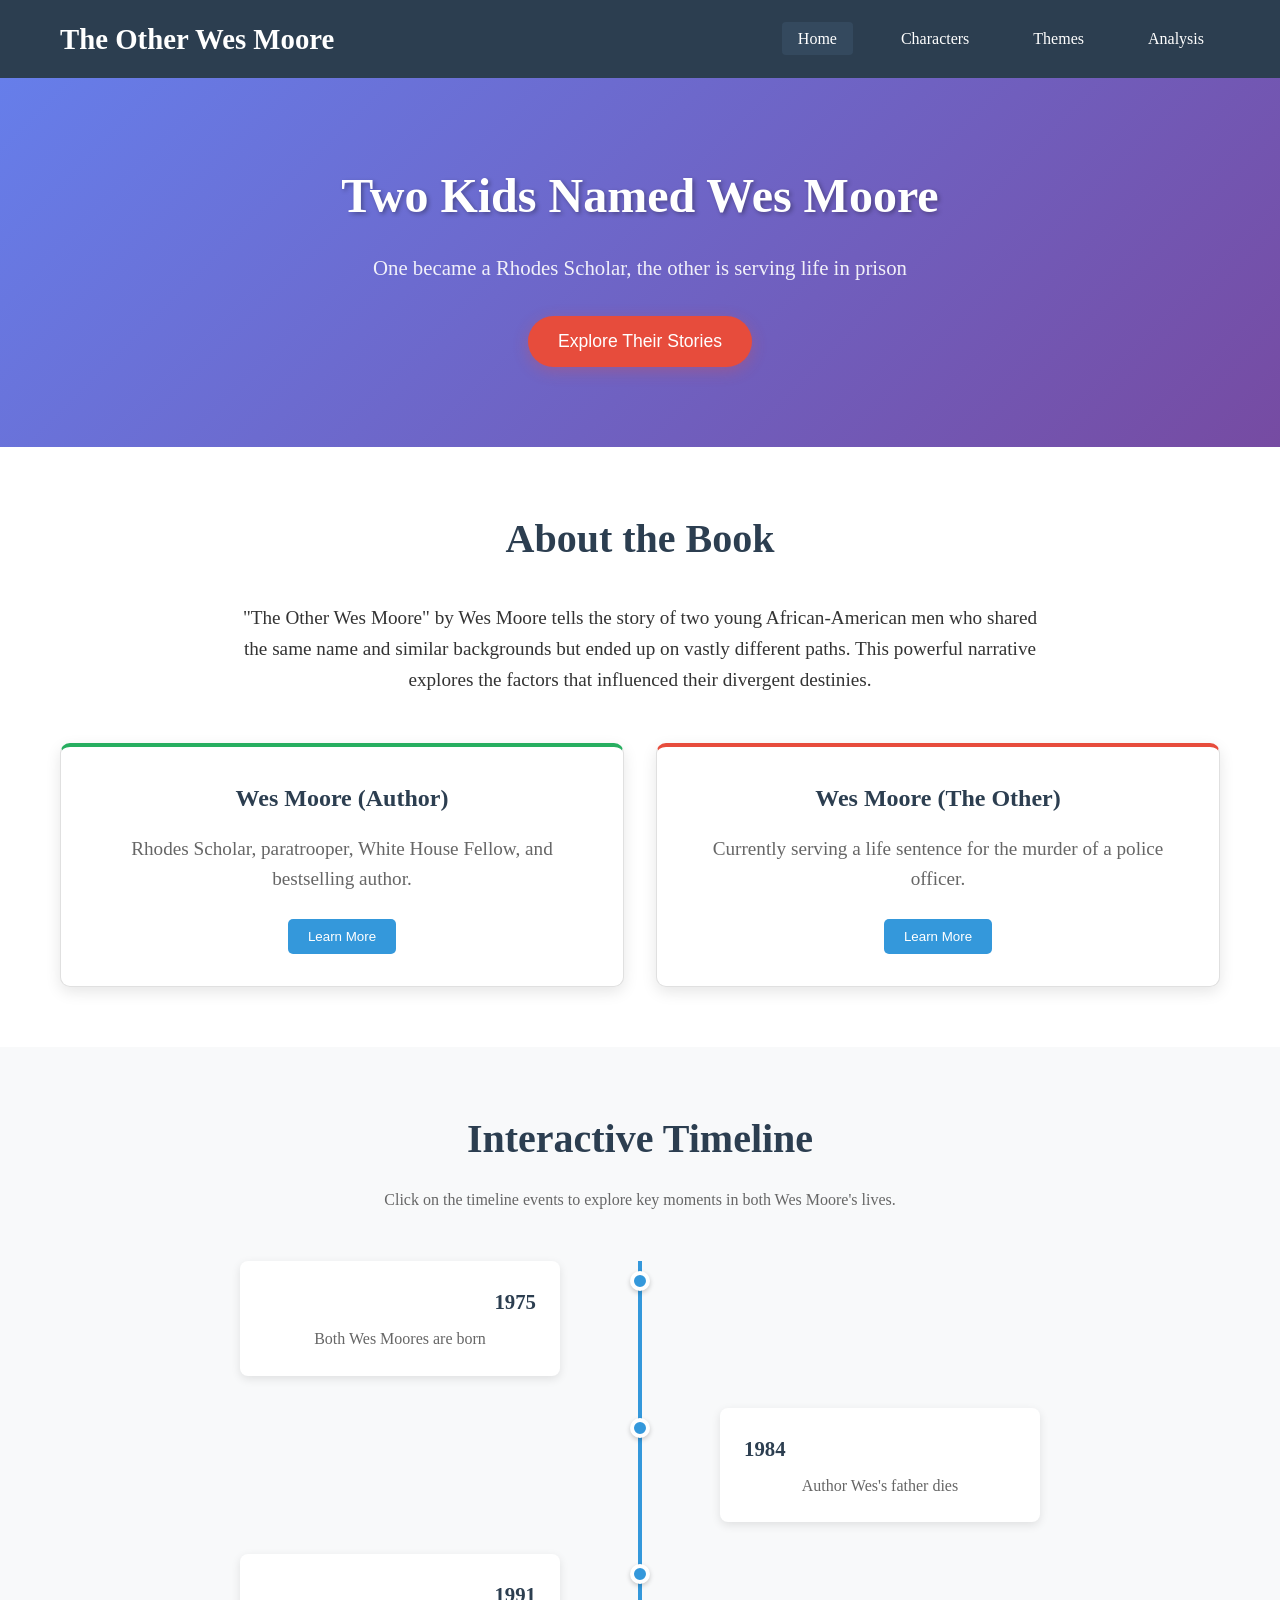
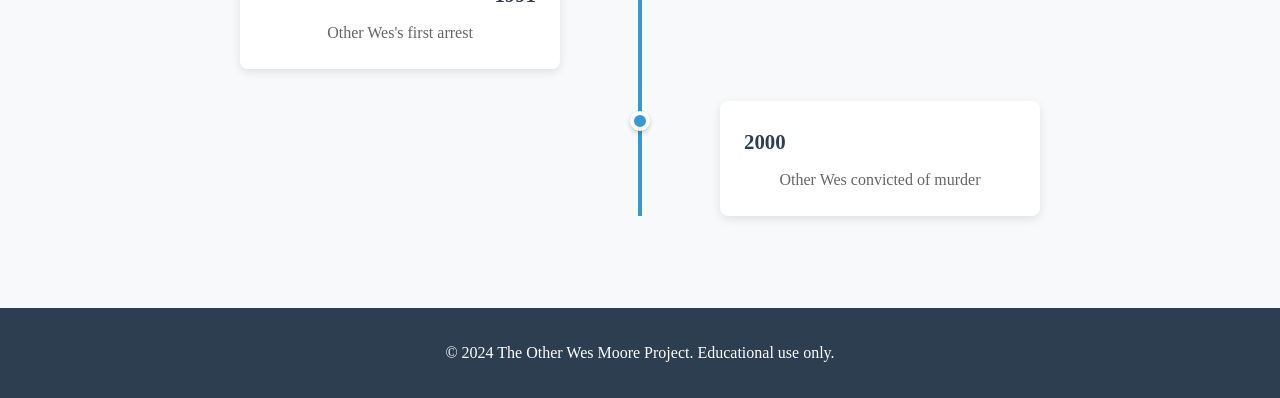
<file: index.html>
<!DOCTYPE html>
<html lang="en">
<head>
    <meta charset="UTF-8">
    <meta name="viewport" content="width=device-width, initial-scale=1.0">
    <title>The Other Wes Moore - A Tale of Two Lives</title>
    <link rel="stylesheet" href="styles.css">
</head>
<body>
    <header>
        <nav>
            <div class="nav-container">
                <h1>The Other Wes Moore</h1>
                <ul class="nav-menu">
                    <li><a href="index.html" class="active">Home</a></li>
                    <li><a href="characters.html">Characters</a></li>
                    <li><a href="themes.html">Themes</a></li>
                    <li><a href="analysis.html">Analysis</a></li>
                </ul>
            </div>
        </nav>
    </header>

    <main>
        <section class="hero">
            <div class="hero-content">
                <h2>Two Kids Named Wes Moore</h2>
                <p class="hero-subtitle">One became a Rhodes Scholar, the other is serving life in prison</p>
                <button id="explore-btn" class="cta-button">Explore Their Stories</button>
            </div>
        </section>

        <section class="introduction">
            <div class="container">
                <h3>About the Book</h3>
                <p>
                    "The Other Wes Moore" by Wes Moore tells the story of two young African-American men 
                    who shared the same name and similar backgrounds but ended up on vastly different paths. 
                    This powerful narrative explores the factors that influenced their divergent destinies.
                </p>
                
                <div class="story-cards">
                    <div class="card" data-character="author">
                        <h4>Wes Moore (Author)</h4>
                        <p>Rhodes Scholar, paratrooper, White House Fellow, and bestselling author.</p>
                        <button class="learn-more" data-target="author">Learn More</button>
                    </div>
                    
                    <div class="card" data-character="other">
                        <h4>Wes Moore (The Other)</h4>
                        <p>Currently serving a life sentence for the murder of a police officer.</p>
                        <button class="learn-more" data-target="other">Learn More</button>
                    </div>
                </div>
            </div>
        </section>

        <section class="interactive-timeline" id="timeline">
            <div class="container">
                <h3>Interactive Timeline</h3>
                <p>Click on the timeline events to explore key moments in both Wes Moore's lives.</p>
                <div class="timeline-container">
                    <div class="timeline-event" data-year="1975">
                        <div class="timeline-marker"></div>
                        <div class="timeline-content">
                            <h4>1975</h4>
                            <p>Both Wes Moores are born</p>
                        </div>
                    </div>
                    <div class="timeline-event" data-year="1984">
                        <div class="timeline-marker"></div>
                        <div class="timeline-content">
                            <h4>1984</h4>
                            <p>Author Wes's father dies</p>
                        </div>
                    </div>
                    <div class="timeline-event" data-year="1991">
                        <div class="timeline-marker"></div>
                        <div class="timeline-content">
                            <h4>1991</h4>
                            <p>Other Wes's first arrest</p>
                        </div>
                    </div>
                    <div class="timeline-event" data-year="2000">
                        <div class="timeline-marker"></div>
                        <div class="timeline-content">
                            <h4>2000</h4>
                            <p>Other Wes convicted of murder</p>
                        </div>
                    </div>
                </div>
            </div>
        </section>
    </main>

    <footer>
        <div class="container">
            <p>&copy; 2024 The Other Wes Moore Project. Educational use only.</p>
        </div>
    </footer>

    <script src="script.js"></script>
</body>
</html>
</file>
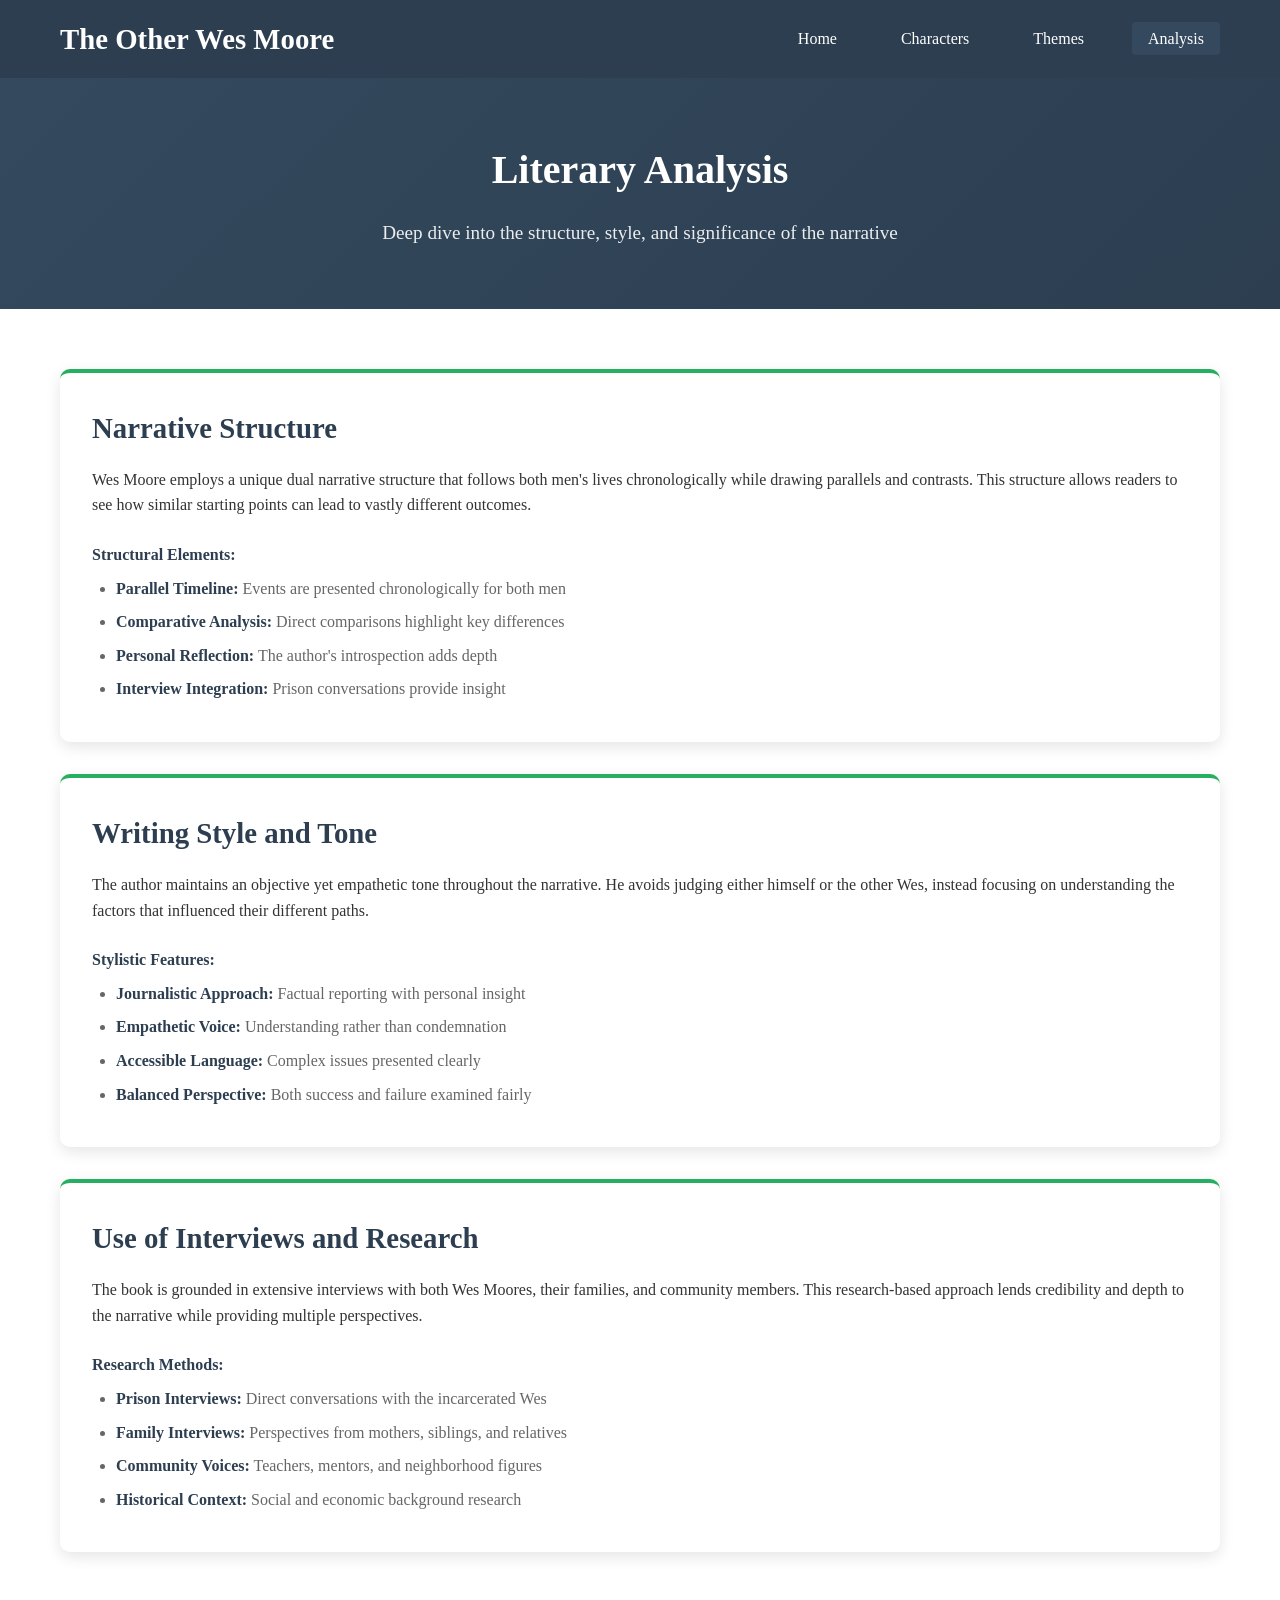
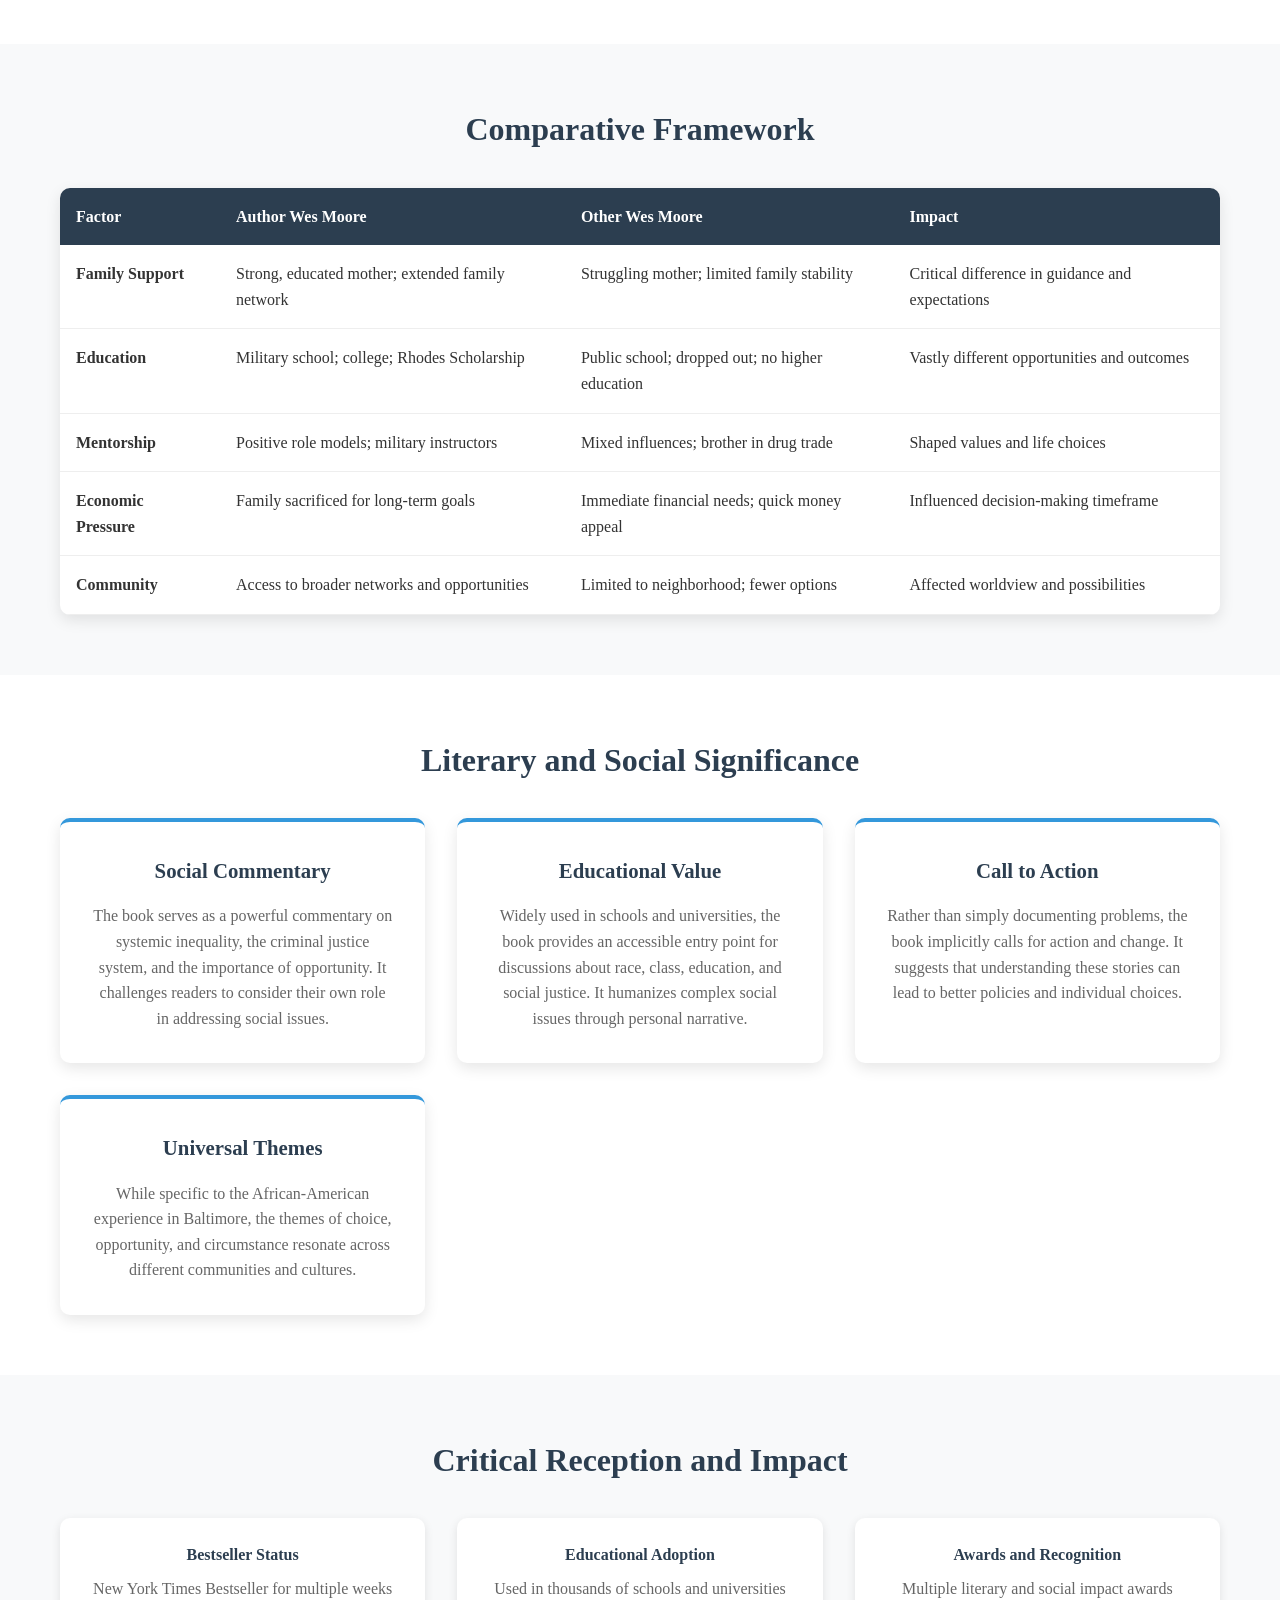
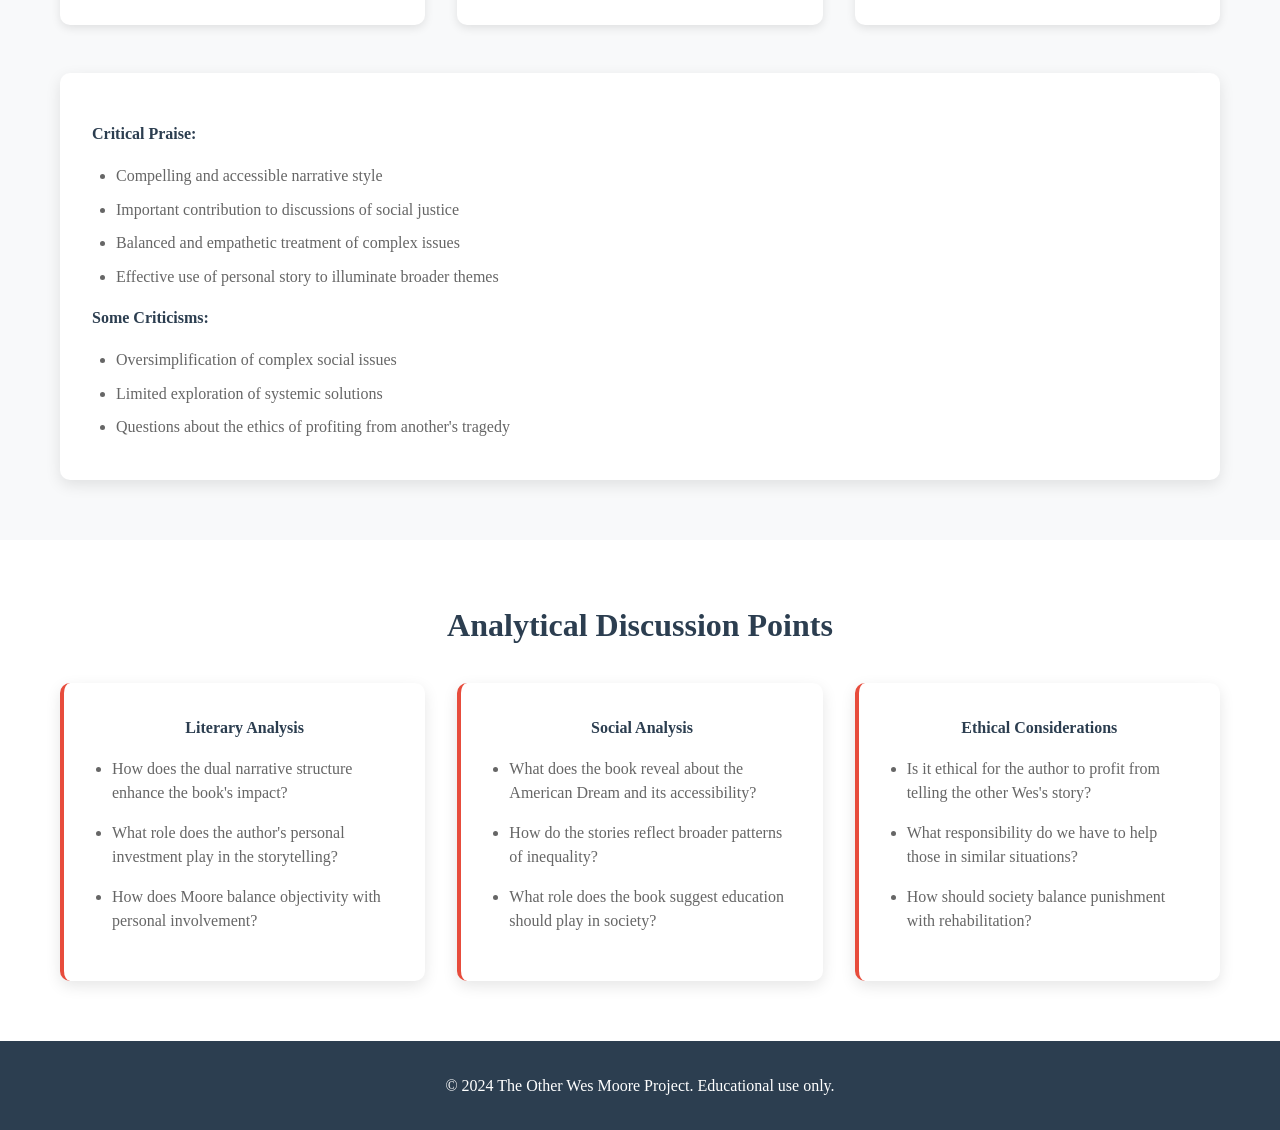
<file: analysis.html>
<!DOCTYPE html>
<html lang="en">
<head>
    <meta charset="UTF-8">
    <meta name="viewport" content="width=device-width, initial-scale=1.0">
    <title>Analysis - The Other Wes Moore</title>
    <link rel="stylesheet" href="styles.css">
</head>
<body>
    <header>
        <nav>
            <div class="nav-container">
                <h1>The Other Wes Moore</h1>
                <ul class="nav-menu">
                    <li><a href="index.html">Home</a></li>
                    <li><a href="characters.html">Characters</a></li>
                    <li><a href="themes.html">Themes</a></li>
                    <li><a href="analysis.html" class="active">Analysis</a></li>
                </ul>
            </div>
        </nav>
    </header>

    <main>
        <section class="page-header">
            <div class="container">
                <h2>Literary Analysis</h2>
                <p>Deep dive into the structure, style, and significance of the narrative</p>
            </div>
        </section>

        <section class="analysis-section">
            <div class="container">
                <div class="analysis-card">
                    <h3>Narrative Structure</h3>
                    <p>
                        Wes Moore employs a unique dual narrative structure that follows both men's 
                        lives chronologically while drawing parallels and contrasts. This structure 
                        allows readers to see how similar starting points can lead to vastly different outcomes.
                    </p>
                    
                    <h4>Structural Elements:</h4>
                    <ul>
                        <li><strong>Parallel Timeline:</strong> Events are presented chronologically for both men</li>
                        <li><strong>Comparative Analysis:</strong> Direct comparisons highlight key differences</li>
                        <li><strong>Personal Reflection:</strong> The author's introspection adds depth</li>
                        <li><strong>Interview Integration:</strong> Prison conversations provide insight</li>
                    </ul>
                </div>

                <div class="analysis-card">
                    <h3>Writing Style and Tone</h3>
                    <p>
                        The author maintains an objective yet empathetic tone throughout the narrative. 
                        He avoids judging either himself or the other Wes, instead focusing on 
                        understanding the factors that influenced their different paths.
                    </p>
                    
                    <h4>Stylistic Features:</h4>
                    <ul>
                        <li><strong>Journalistic Approach:</strong> Factual reporting with personal insight</li>
                        <li><strong>Empathetic Voice:</strong> Understanding rather than condemnation</li>
                        <li><strong>Accessible Language:</strong> Complex issues presented clearly</li>
                        <li><strong>Balanced Perspective:</strong> Both success and failure examined fairly</li>
                    </ul>
                </div>

                <div class="analysis-card">
                    <h3>Use of Interviews and Research</h3>
                    <p>
                        The book is grounded in extensive interviews with both Wes Moores, their families, 
                        and community members. This research-based approach lends credibility and depth 
                        to the narrative while providing multiple perspectives.
                    </p>
                    
                    <h4>Research Methods:</h4>
                    <ul>
                        <li><strong>Prison Interviews:</strong> Direct conversations with the incarcerated Wes</li>
                        <li><strong>Family Interviews:</strong> Perspectives from mothers, siblings, and relatives</li>
                        <li><strong>Community Voices:</strong> Teachers, mentors, and neighborhood figures</li>
                        <li><strong>Historical Context:</strong> Social and economic background research</li>
                    </ul>
                </div>
            </div>
        </section>

        <section class="comparative-analysis">
            <div class="container">
                <h3>Comparative Framework</h3>
                <div class="comparison-table">
                    <table>
                        <thead>
                            <tr>
                                <th>Factor</th>
                                <th>Author Wes Moore</th>
                                <th>Other Wes Moore</th>
                                <th>Impact</th>
                            </tr>
                        </thead>
                        <tbody>
                            <tr>
                                <td><strong>Family Support</strong></td>
                                <td>Strong, educated mother; extended family network</td>
                                <td>Struggling mother; limited family stability</td>
                                <td>Critical difference in guidance and expectations</td>
                            </tr>
                            <tr>
                                <td><strong>Education</strong></td>
                                <td>Military school; college; Rhodes Scholarship</td>
                                <td>Public school; dropped out; no higher education</td>
                                <td>Vastly different opportunities and outcomes</td>
                            </tr>
                            <tr>
                                <td><strong>Mentorship</strong></td>
                                <td>Positive role models; military instructors</td>
                                <td>Mixed influences; brother in drug trade</td>
                                <td>Shaped values and life choices</td>
                            </tr>
                            <tr>
                                <td><strong>Economic Pressure</strong></td>
                                <td>Family sacrificed for long-term goals</td>
                                <td>Immediate financial needs; quick money appeal</td>
                                <td>Influenced decision-making timeframe</td>
                            </tr>
                            <tr>
                                <td><strong>Community</strong></td>
                                <td>Access to broader networks and opportunities</td>
                                <td>Limited to neighborhood; fewer options</td>
                                <td>Affected worldview and possibilities</td>
                            </tr>
                        </tbody>
                    </table>
                </div>
            </div>
        </section>

        <section class="literary-significance">
            <div class="container">
                <h3>Literary and Social Significance</h3>
                
                <div class="significance-grid">
                    <div class="significance-item">
                        <h4>Social Commentary</h4>
                        <p>
                            The book serves as a powerful commentary on systemic inequality, 
                            the criminal justice system, and the importance of opportunity. 
                            It challenges readers to consider their own role in addressing social issues.
                        </p>
                    </div>
                    
                    <div class="significance-item">
                        <h4>Educational Value</h4>
                        <p>
                            Widely used in schools and universities, the book provides an accessible 
                            entry point for discussions about race, class, education, and social justice. 
                            It humanizes complex social issues through personal narrative.
                        </p>
                    </div>
                    
                    <div class="significance-item">
                        <h4>Call to Action</h4>
                        <p>
                            Rather than simply documenting problems, the book implicitly calls for 
                            action and change. It suggests that understanding these stories can 
                            lead to better policies and individual choices.
                        </p>
                    </div>
                    
                    <div class="significance-item">
                        <h4>Universal Themes</h4>
                        <p>
                            While specific to the African-American experience in Baltimore, 
                            the themes of choice, opportunity, and circumstance resonate 
                            across different communities and cultures.
                        </p>
                    </div>
                </div>
            </div>
        </section>

        <section class="critical-reception">
            <div class="container">
                <h3>Critical Reception and Impact</h3>
                
                <div class="reception-content">
                    <div class="reception-stats">
                        <div class="stat">
                            <h4>Bestseller Status</h4>
                            <p>New York Times Bestseller for multiple weeks</p>
                        </div>
                        <div class="stat">
                            <h4>Educational Adoption</h4>
                            <p>Used in thousands of schools and universities</p>
                        </div>
                        <div class="stat">
                            <h4>Awards and Recognition</h4>
                            <p>Multiple literary and social impact awards</p>
                        </div>
                    </div>
                    
                    <div class="critical-responses">
                        <h4>Critical Praise:</h4>
                        <ul>
                            <li>Compelling and accessible narrative style</li>
                            <li>Important contribution to discussions of social justice</li>
                            <li>Balanced and empathetic treatment of complex issues</li>
                            <li>Effective use of personal story to illuminate broader themes</li>
                        </ul>
                        
                        <h4>Some Criticisms:</h4>
                        <ul>
                            <li>Oversimplification of complex social issues</li>
                            <li>Limited exploration of systemic solutions</li>
                            <li>Questions about the ethics of profiting from another's tragedy</li>
                        </ul>
                    </div>
                </div>
            </div>
        </section>

        <section class="analytical-questions">
            <div class="container">
                <h3>Analytical Discussion Points</h3>
                
                <div class="questions-grid">
                    <div class="question-category">
                        <h4>Literary Analysis</h4>
                        <ul>
                            <li>How does the dual narrative structure enhance the book's impact?</li>
                            <li>What role does the author's personal investment play in the storytelling?</li>
                            <li>How does Moore balance objectivity with personal involvement?</li>
                        </ul>
                    </div>
                    
                    <div class="question-category">
                        <h4>Social Analysis</h4>
                        <ul>
                            <li>What does the book reveal about the American Dream and its accessibility?</li>
                            <li>How do the stories reflect broader patterns of inequality?</li>
                            <li>What role does the book suggest education should play in society?</li>
                        </ul>
                    </div>
                    
                    <div class="question-category">
                        <h4>Ethical Considerations</h4>
                        <ul>
                            <li>Is it ethical for the author to profit from telling the other Wes's story?</li>
                            <li>What responsibility do we have to help those in similar situations?</li>
                            <li>How should society balance punishment with rehabilitation?</li>
                        </ul>
                    </div>
                </div>
            </div>
        </section>
    </main>

    <footer>
        <div class="container">
            <p>&copy; 2024 The Other Wes Moore Project. Educational use only.</p>
        </div>
    </footer>

    <script src="script.js"></script>
</body>
</html>
</file>
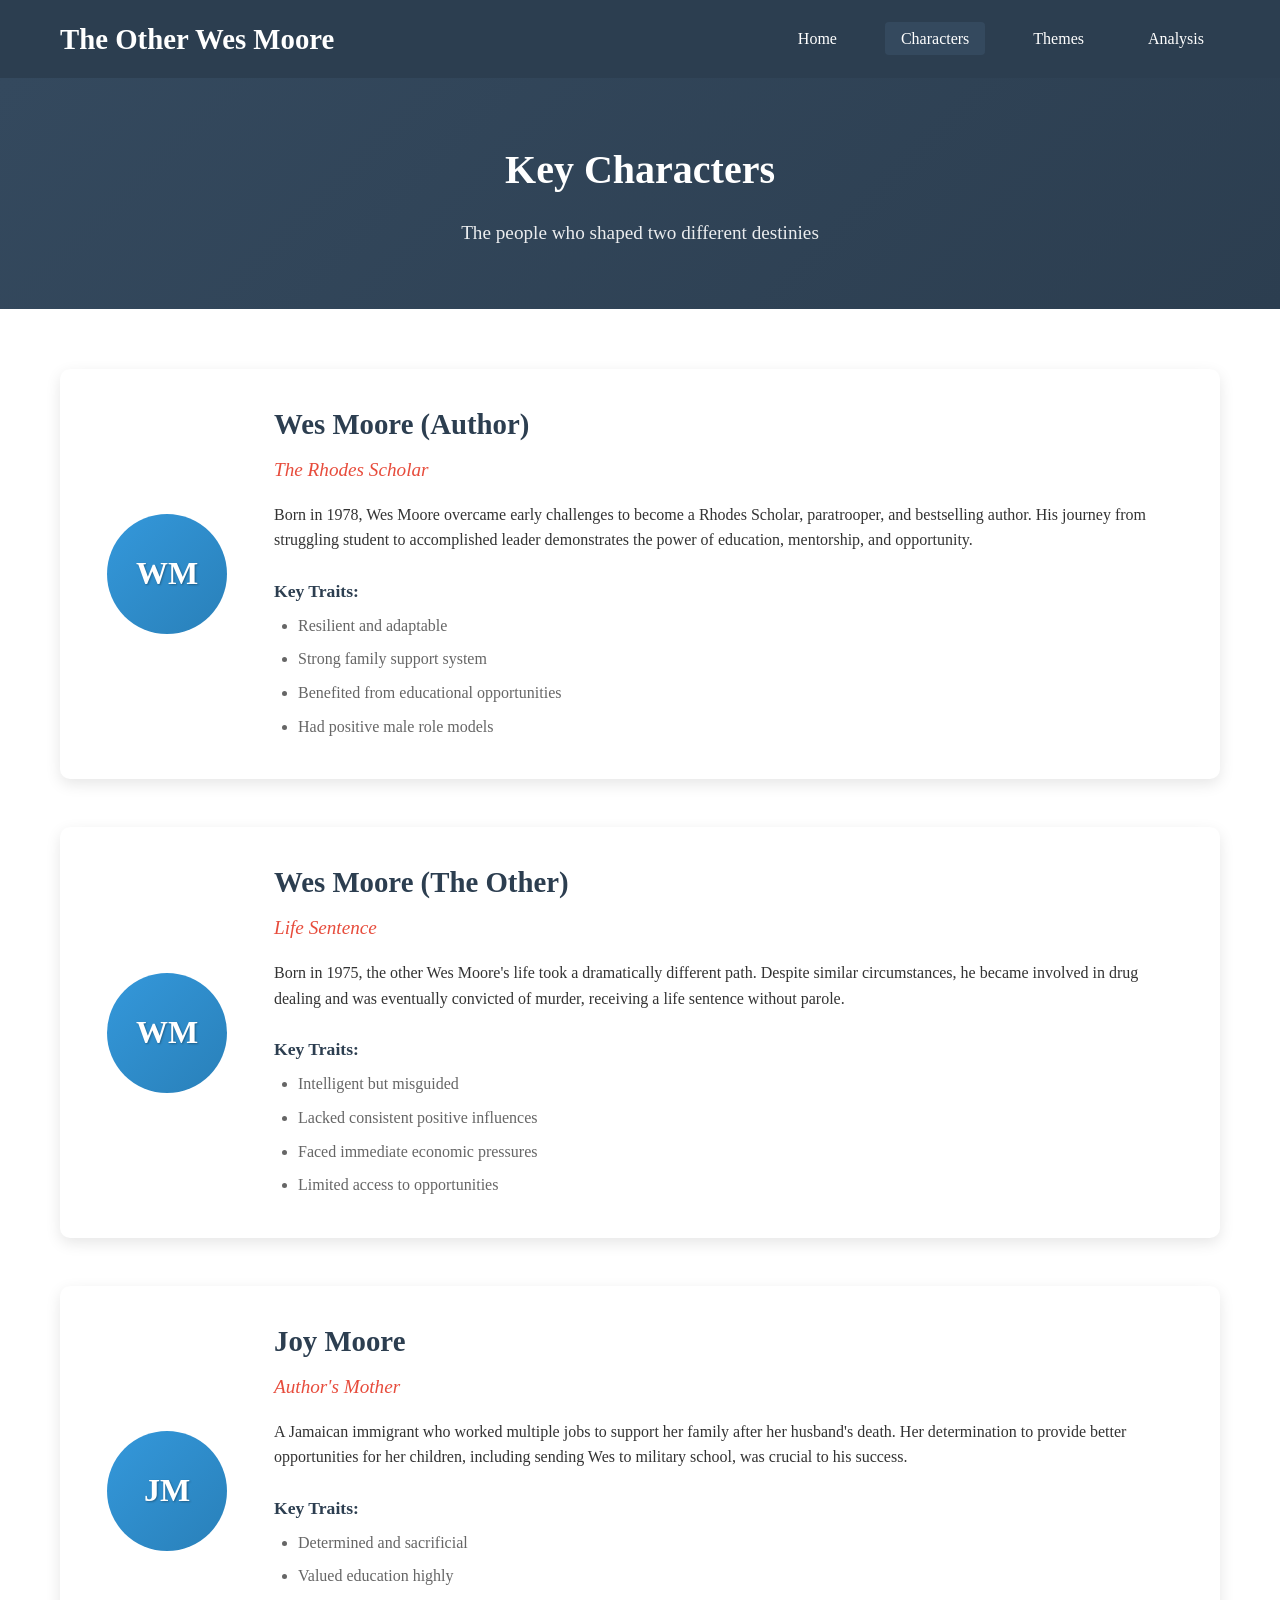
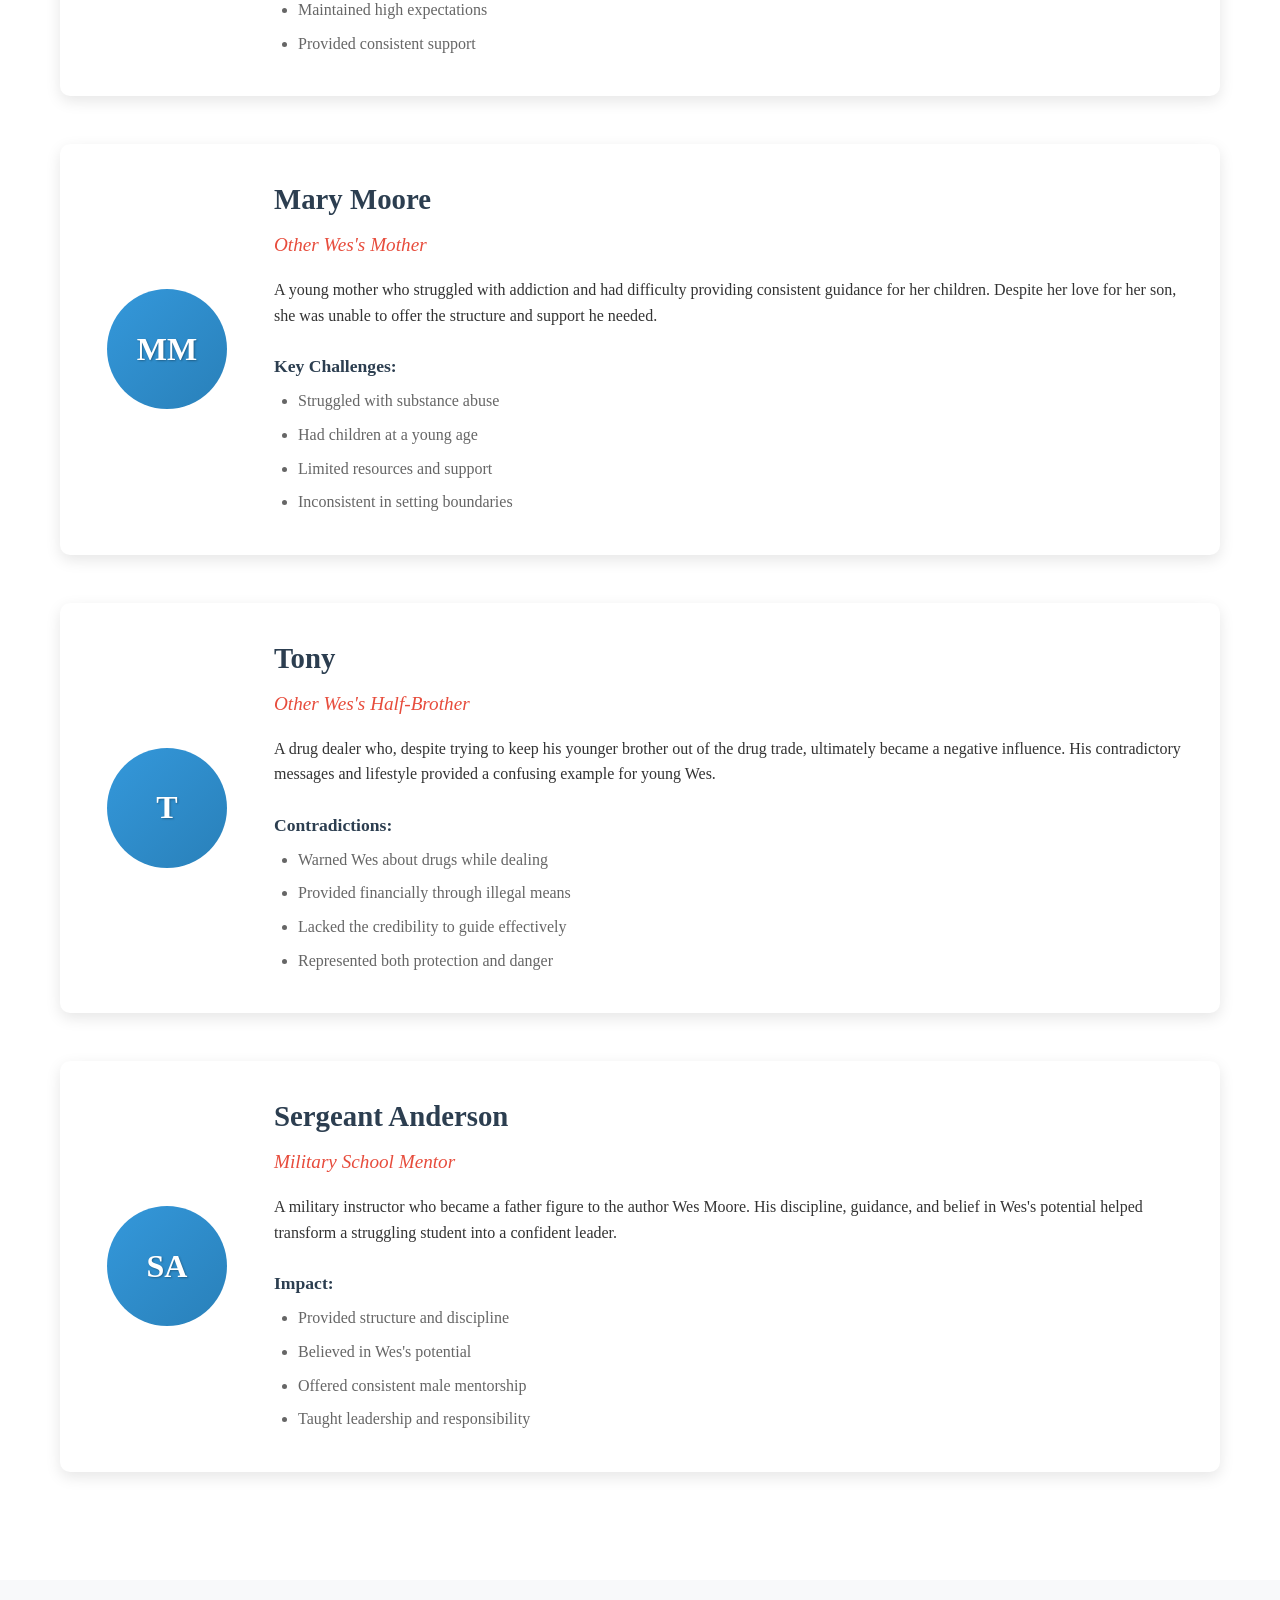
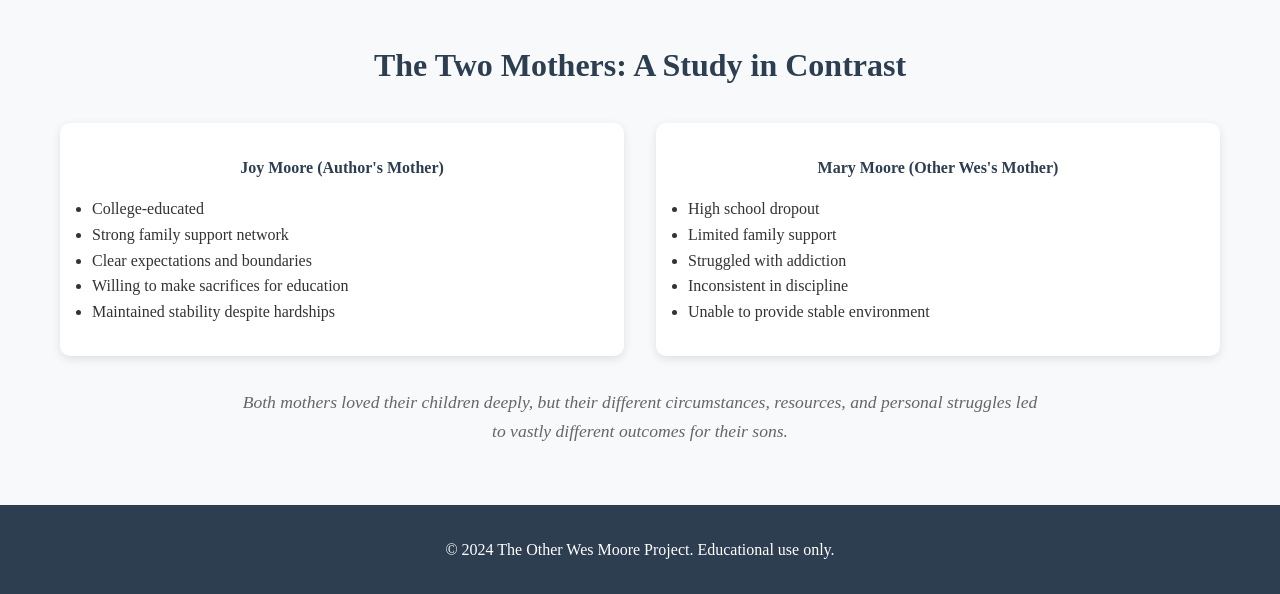
<file: characters.html>
<!DOCTYPE html>
<html lang="en">
<head>
    <meta charset="UTF-8">
    <meta name="viewport" content="width=device-width, initial-scale=1.0">
    <title>Characters - The Other Wes Moore</title>
    <link rel="stylesheet" href="styles.css">
</head>
<body>
    <header>
        <nav>
            <div class="nav-container">
                <h1>The Other Wes Moore</h1>
                <ul class="nav-menu">
                    <li><a href="index.html">Home</a></li>
                    <li><a href="characters.html" class="active">Characters</a></li>
                    <li><a href="themes.html">Themes</a></li>
                    <li><a href="analysis.html">Analysis</a></li>
                </ul>
            </div>
        </nav>
    </header>

    <main>
        <section class="page-header">
            <div class="container">
                <h2>Key Characters</h2>
                <p>The people who shaped two different destinies</p>
            </div>
        </section>

        <section class="characters-section">
            <div class="container">
                <div class="character-profile" data-character="author-wes">
                    <div class="character-image">
                        <div class="placeholder-image">WM</div>
                    </div>
                    <div class="character-info">
                        <h3>Wes Moore (Author)</h3>
                        <h4>The Rhodes Scholar</h4>
                        <p>Born in 1978, Wes Moore overcame early challenges to become a Rhodes Scholar, paratrooper, and bestselling author. His journey from struggling student to accomplished leader demonstrates the power of education, mentorship, and opportunity.</p>
                        
                        <h5>Key Traits:</h5>
                        <ul>
                            <li>Resilient and adaptable</li>
                            <li>Strong family support system</li>
                            <li>Benefited from educational opportunities</li>
                            <li>Had positive male role models</li>
                        </ul>
                    </div>
                </div>

                <div class="character-profile" data-character="other-wes">
                    <div class="character-image">
                        <div class="placeholder-image">WM</div>
                    </div>
                    <div class="character-info">
                        <h3>Wes Moore (The Other)</h3>
                        <h4>Life Sentence</h4>
                        <p>Born in 1975, the other Wes Moore's life took a dramatically different path. Despite similar circumstances, he became involved in drug dealing and was eventually convicted of murder, receiving a life sentence without parole.</p>
                        
                        <h5>Key Traits:</h5>
                        <ul>
                            <li>Intelligent but misguided</li>
                            <li>Lacked consistent positive influences</li>
                            <li>Faced immediate economic pressures</li>
                            <li>Limited access to opportunities</li>
                        </ul>
                    </div>
                </div>

                <div class="character-profile" data-character="joy-moore">
                    <div class="character-image">
                        <div class="placeholder-image">JM</div>
                    </div>
                    <div class="character-info">
                        <h3>Joy Moore</h3>
                        <h4>Author's Mother</h4>
                        <p>A Jamaican immigrant who worked multiple jobs to support her family after her husband's death. Her determination to provide better opportunities for her children, including sending Wes to military school, was crucial to his success.</p>
                        
                        <h5>Key Traits:</h5>
                        <ul>
                            <li>Determined and sacrificial</li>
                            <li>Valued education highly</li>
                            <li>Maintained high expectations</li>
                            <li>Provided consistent support</li>
                        </ul>
                    </div>
                </div>

                <div class="character-profile" data-character="mary-moore">
                    <div class="character-image">
                        <div class="placeholder-image">MM</div>
                    </div>
                    <div class="character-info">
                        <h3>Mary Moore</h3>
                        <h4>Other Wes's Mother</h4>
                        <p>A young mother who struggled with addiction and had difficulty providing consistent guidance for her children. Despite her love for her son, she was unable to offer the structure and support he needed.</p>
                        
                        <h5>Key Challenges:</h5>
                        <ul>
                            <li>Struggled with substance abuse</li>
                            <li>Had children at a young age</li>
                            <li>Limited resources and support</li>
                            <li>Inconsistent in setting boundaries</li>
                        </ul>
                    </div>
                </div>

                <div class="character-profile" data-character="tony">
                    <div class="character-image">
                        <div class="placeholder-image">T</div>
                    </div>
                    <div class="character-info">
                        <h3>Tony</h3>
                        <h4>Other Wes's Half-Brother</h4>
                        <p>A drug dealer who, despite trying to keep his younger brother out of the drug trade, ultimately became a negative influence. His contradictory messages and lifestyle provided a confusing example for young Wes.</p>
                        
                        <h5>Contradictions:</h5>
                        <ul>
                            <li>Warned Wes about drugs while dealing</li>
                            <li>Provided financially through illegal means</li>
                            <li>Lacked the credibility to guide effectively</li>
                            <li>Represented both protection and danger</li>
                        </ul>
                    </div>
                </div>

                <div class="character-profile" data-character="sergeant-anderson">
                    <div class="character-image">
                        <div class="placeholder-image">SA</div>
                    </div>
                    <div class="character-info">
                        <h3>Sergeant Anderson</h3>
                        <h4>Military School Mentor</h4>
                        <p>A military instructor who became a father figure to the author Wes Moore. His discipline, guidance, and belief in Wes's potential helped transform a struggling student into a confident leader.</p>
                        
                        <h5>Impact:</h5>
                        <ul>
                            <li>Provided structure and discipline</li>
                            <li>Believed in Wes's potential</li>
                            <li>Offered consistent male mentorship</li>
                            <li>Taught leadership and responsibility</li>
                        </ul>
                    </div>
                </div>
            </div>
        </section>

        <section class="character-comparison">
            <div class="container">
                <h3>The Two Mothers: A Study in Contrast</h3>
                <div class="comparison-grid">
                    <div class="comparison-column">
                        <h4>Joy Moore (Author's Mother)</h4>
                        <ul>
                            <li>College-educated</li>
                            <li>Strong family support network</li>
                            <li>Clear expectations and boundaries</li>
                            <li>Willing to make sacrifices for education</li>
                            <li>Maintained stability despite hardships</li>
                        </ul>
                    </div>
                    <div class="comparison-column">
                        <h4>Mary Moore (Other Wes's Mother)</h4>
                        <ul>
                            <li>High school dropout</li>
                            <li>Limited family support</li>
                            <li>Struggled with addiction</li>
                            <li>Inconsistent in discipline</li>
                            <li>Unable to provide stable environment</li>
                        </ul>
                    </div>
                </div>
                <p class="comparison-note">
                    Both mothers loved their children deeply, but their different circumstances, resources, 
                    and personal struggles led to vastly different outcomes for their sons.
                </p>
            </div>
        </section>
    </main>

    <footer>
        <div class="container">
            <p>&copy; 2024 The Other Wes Moore Project. Educational use only.</p>
        </div>
    </footer>

    <script src="script.js"></script>
</body>
</html>
</file>
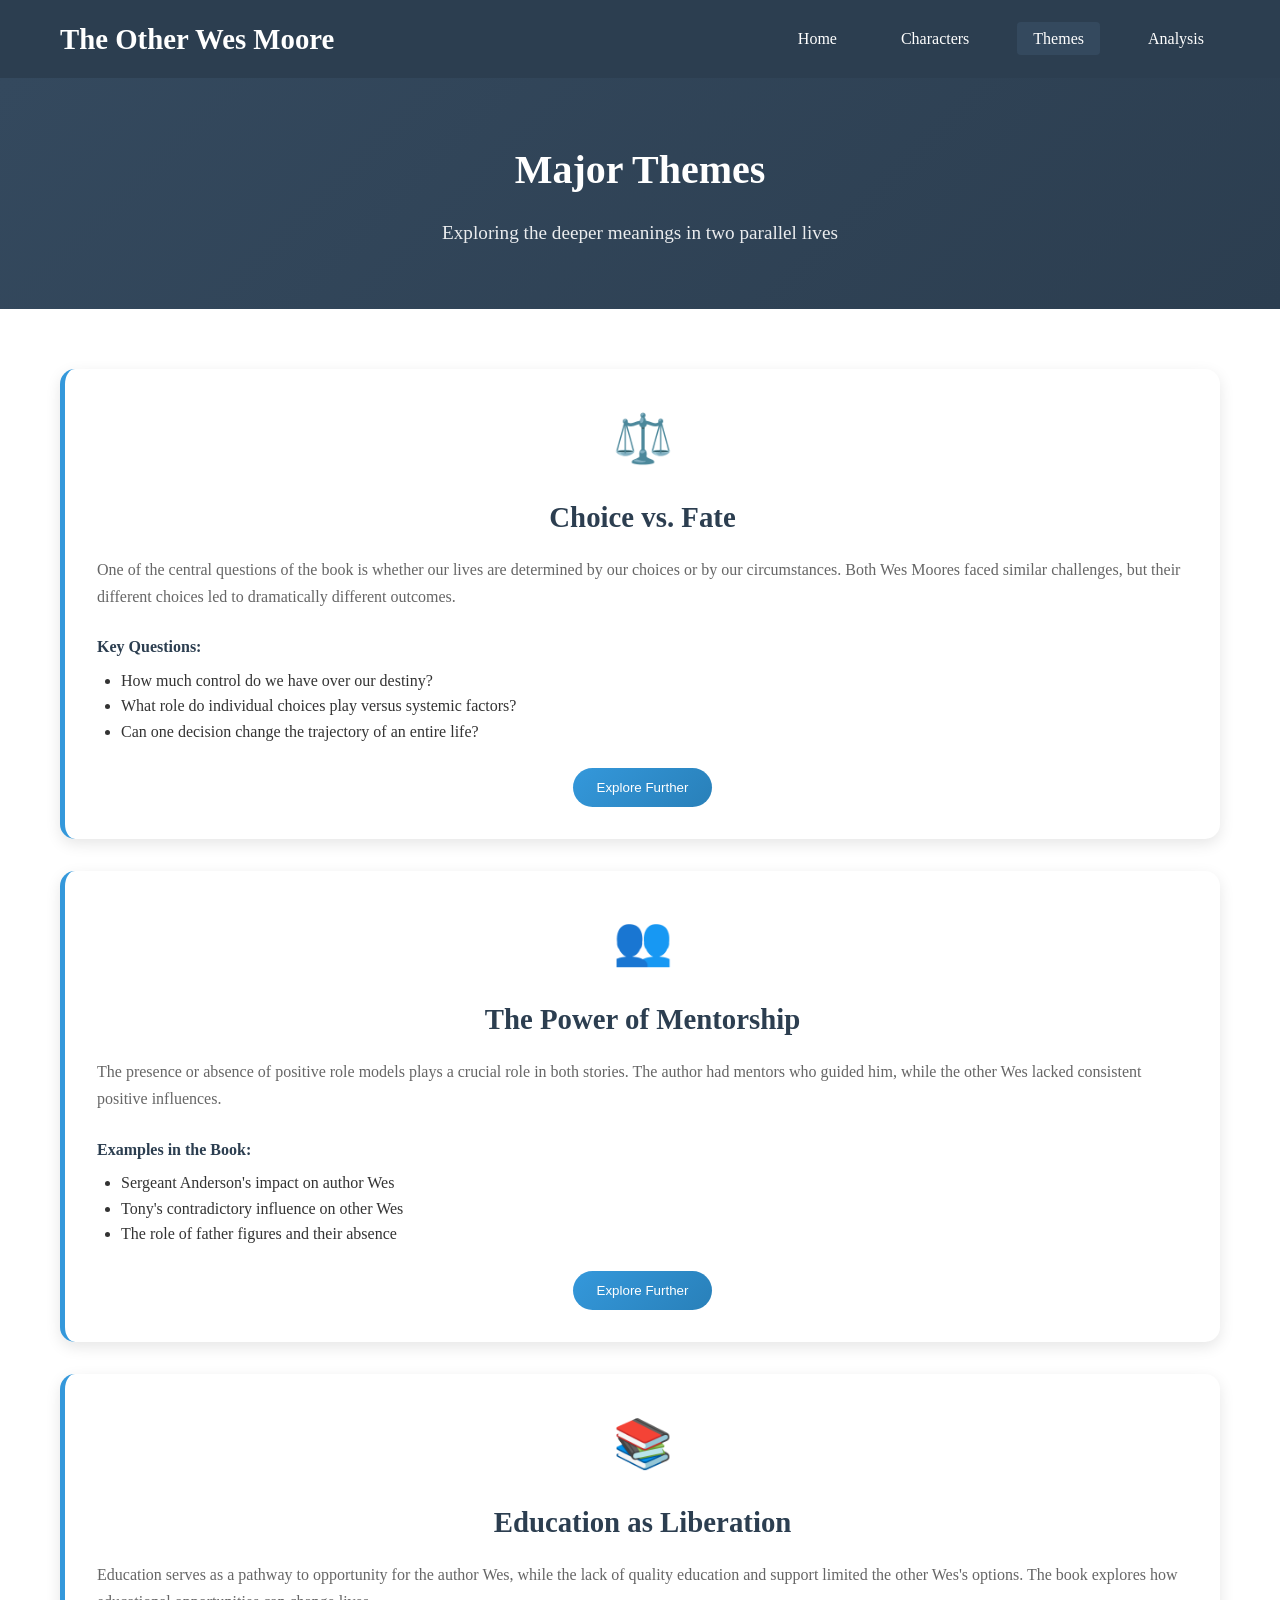
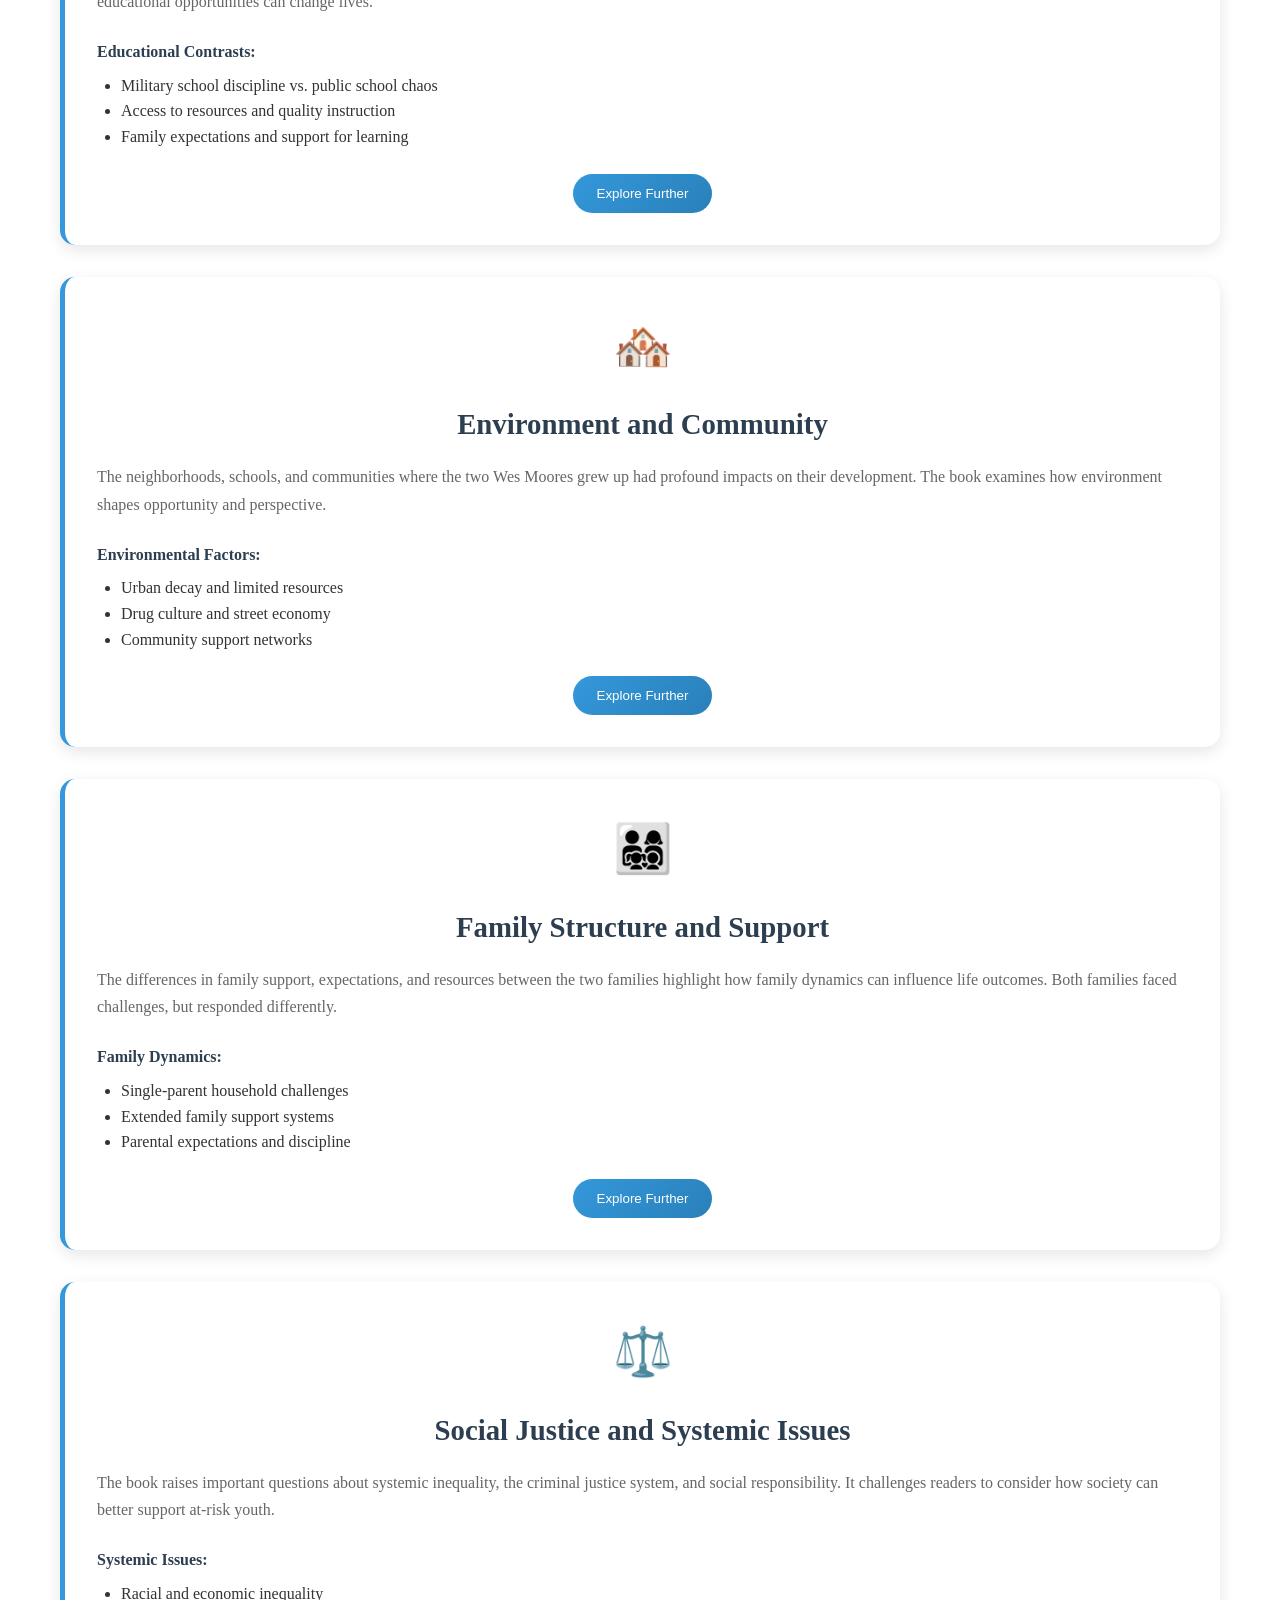
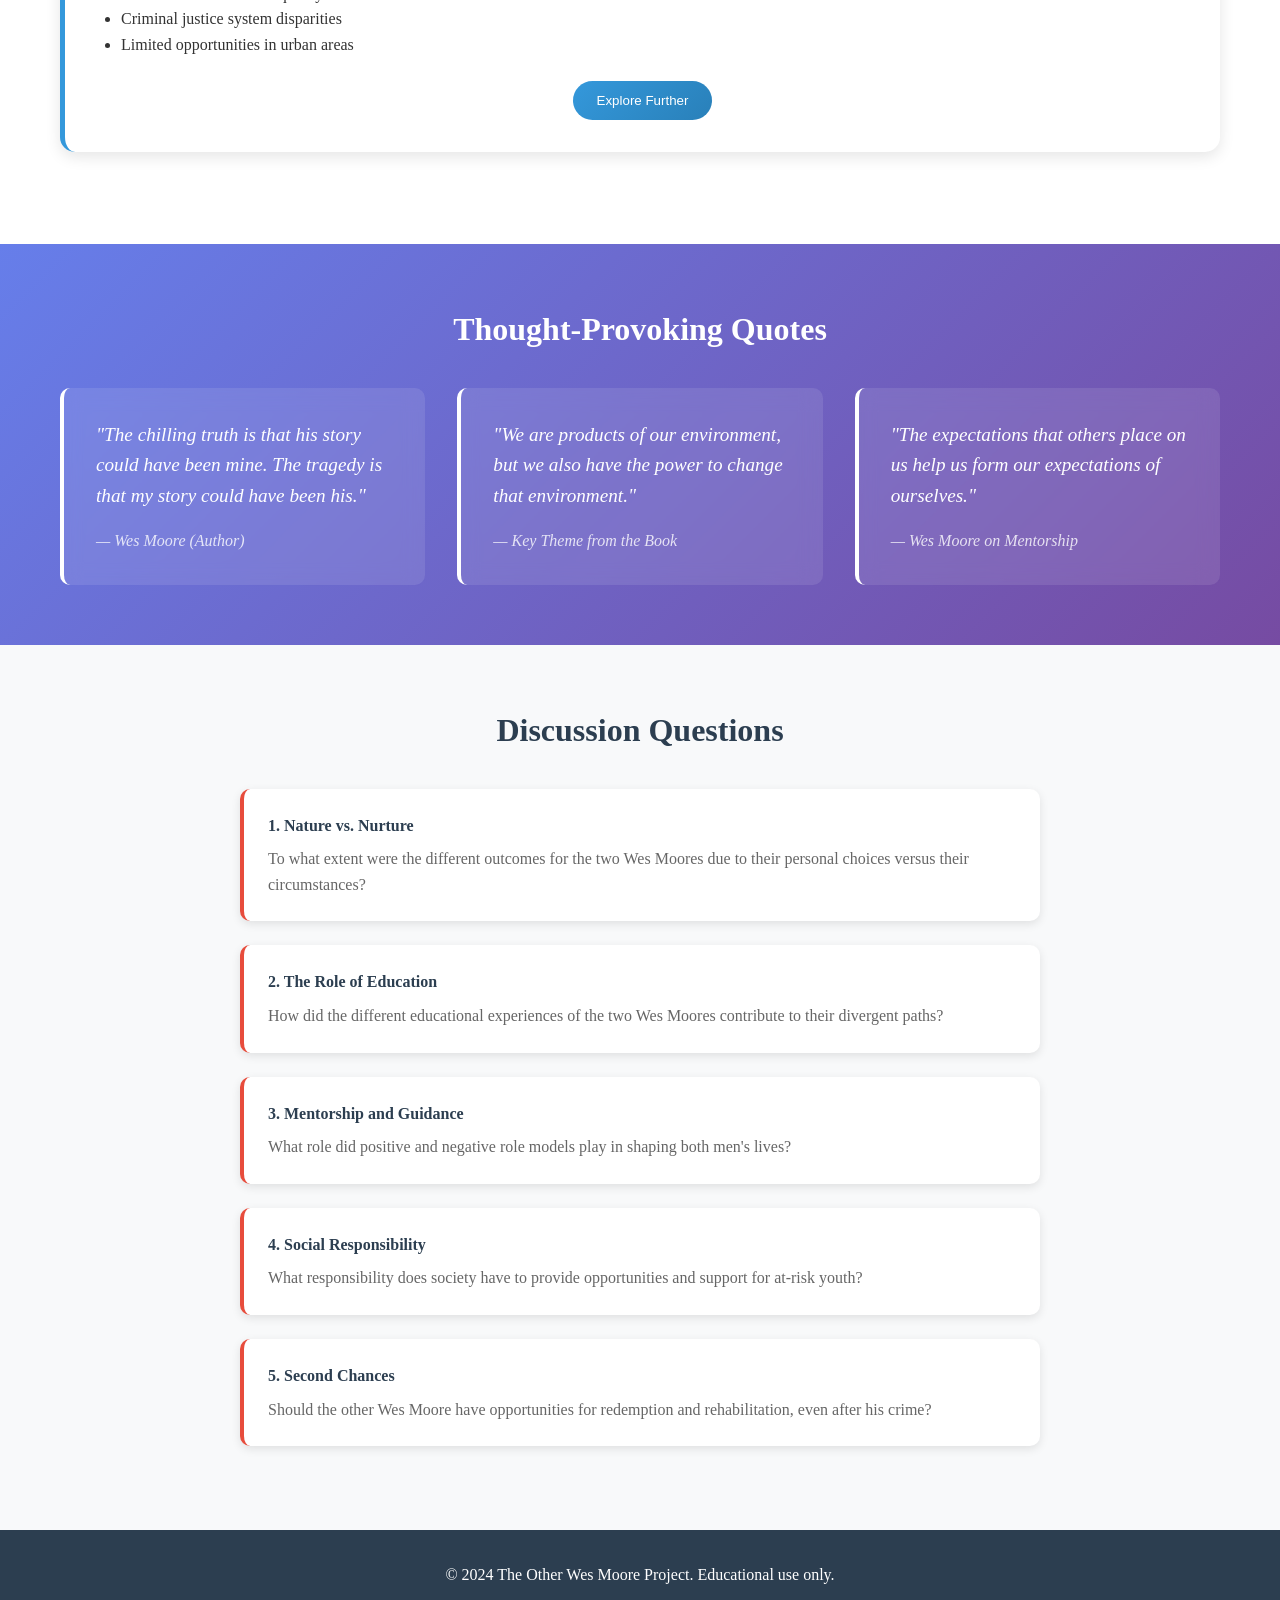
<file: themes.html>
<!DOCTYPE html>
<html lang="en">
<head>
    <meta charset="UTF-8">
    <meta name="viewport" content="width=device-width, initial-scale=1.0">
    <title>Themes - The Other Wes Moore</title>
    <link rel="stylesheet" href="styles.css">
</head>
<body>
    <header>
        <nav>
            <div class="nav-container">
                <h1>The Other Wes Moore</h1>
                <ul class="nav-menu">
                    <li><a href="index.html">Home</a></li>
                    <li><a href="characters.html">Characters</a></li>
                    <li><a href="themes.html" class="active">Themes</a></li>
                    <li><a href="analysis.html">Analysis</a></li>
                </ul>
            </div>
        </nav>
    </header>

    <main>
        <section class="page-header">
            <div class="container">
                <h2>Major Themes</h2>
                <p>Exploring the deeper meanings in two parallel lives</p>
            </div>
        </section>

        <section class="themes-section">
            <div class="container">
                <div class="theme-card" data-theme="choice-fate">
                    <div class="theme-icon">⚖️</div>
                    <h3>Choice vs. Fate</h3>
                    <p>
                        One of the central questions of the book is whether our lives are determined by 
                        our choices or by our circumstances. Both Wes Moores faced similar challenges, 
                        but their different choices led to dramatically different outcomes.
                    </p>
                    <div class="theme-details">
                        <h4>Key Questions:</h4>
                        <ul>
                            <li>How much control do we have over our destiny?</li>
                            <li>What role do individual choices play versus systemic factors?</li>
                            <li>Can one decision change the trajectory of an entire life?</li>
                        </ul>
                    </div>
                    <button class="explore-theme" data-theme="choice-fate">Explore Further</button>
                </div>

                <div class="theme-card" data-theme="mentorship">
                    <div class="theme-icon">👥</div>
                    <h3>The Power of Mentorship</h3>
                    <p>
                        The presence or absence of positive role models plays a crucial role in both 
                        stories. The author had mentors who guided him, while the other Wes lacked 
                        consistent positive influences.
                    </p>
                    <div class="theme-details">
                        <h4>Examples in the Book:</h4>
                        <ul>
                            <li>Sergeant Anderson's impact on author Wes</li>
                            <li>Tony's contradictory influence on other Wes</li>
                            <li>The role of father figures and their absence</li>
                        </ul>
                    </div>
                    <button class="explore-theme" data-theme="mentorship">Explore Further</button>
                </div>

                <div class="theme-card" data-theme="education">
                    <div class="theme-icon">📚</div>
                    <h3>Education as Liberation</h3>
                    <p>
                        Education serves as a pathway to opportunity for the author Wes, while the 
                        lack of quality education and support limited the other Wes's options. 
                        The book explores how educational opportunities can change lives.
                    </p>
                    <div class="theme-details">
                        <h4>Educational Contrasts:</h4>
                        <ul>
                            <li>Military school discipline vs. public school chaos</li>
                            <li>Access to resources and quality instruction</li>
                            <li>Family expectations and support for learning</li>
                        </ul>
                    </div>
                    <button class="explore-theme" data-theme="education">Explore Further</button>
                </div>

                <div class="theme-card" data-theme="environment">
                    <div class="theme-icon">🏘️</div>
                    <h3>Environment and Community</h3>
                    <p>
                        The neighborhoods, schools, and communities where the two Wes Moores grew up 
                        had profound impacts on their development. The book examines how environment 
                        shapes opportunity and perspective.
                    </p>
                    <div class="theme-details">
                        <h4>Environmental Factors:</h4>
                        <ul>
                            <li>Urban decay and limited resources</li>
                            <li>Drug culture and street economy</li>
                            <li>Community support networks</li>
                        </ul>
                    </div>
                    <button class="explore-theme" data-theme="environment">Explore Further</button>
                </div>

                <div class="theme-card" data-theme="family">
                    <div class="theme-icon">👨‍👩‍👧‍👦</div>
                    <h3>Family Structure and Support</h3>
                    <p>
                        The differences in family support, expectations, and resources between the 
                        two families highlight how family dynamics can influence life outcomes. 
                        Both families faced challenges, but responded differently.
                    </p>
                    <div class="theme-details">
                        <h4>Family Dynamics:</h4>
                        <ul>
                            <li>Single-parent household challenges</li>
                            <li>Extended family support systems</li>
                            <li>Parental expectations and discipline</li>
                        </ul>
                    </div>
                    <button class="explore-theme" data-theme="family">Explore Further</button>
                </div>

                <div class="theme-card" data-theme="social-justice">
                    <div class="theme-icon">⚖️</div>
                    <h3>Social Justice and Systemic Issues</h3>
                    <p>
                        The book raises important questions about systemic inequality, the criminal 
                        justice system, and social responsibility. It challenges readers to consider 
                        how society can better support at-risk youth.
                    </p>
                    <div class="theme-details">
                        <h4>Systemic Issues:</h4>
                        <ul>
                            <li>Racial and economic inequality</li>
                            <li>Criminal justice system disparities</li>
                            <li>Limited opportunities in urban areas</li>
                        </ul>
                    </div>
                    <button class="explore-theme" data-theme="social-justice">Explore Further</button>
                </div>
            </div>
        </section>

        <section class="quotes-section">
            <div class="container">
                <h3>Thought-Provoking Quotes</h3>
                <div class="quotes-grid">
                    <blockquote class="theme-quote">
                        <p>"The chilling truth is that his story could have been mine. The tragedy is that my story could have been his."</p>
                        <cite>— Wes Moore (Author)</cite>
                    </blockquote>
                    
                    <blockquote class="theme-quote">
                        <p>"We are products of our environment, but we also have the power to change that environment."</p>
                        <cite>— Key Theme from the Book</cite>
                    </blockquote>
                    
                    <blockquote class="theme-quote">
                        <p>"The expectations that others place on us help us form our expectations of ourselves."</p>
                        <cite>— Wes Moore on Mentorship</cite>
                    </blockquote>
                </div>
            </div>
        </section>

        <section class="discussion-questions">
            <div class="container">
                <h3>Discussion Questions</h3>
                <div class="questions-list">
                    <div class="question-item">
                        <h4>1. Nature vs. Nurture</h4>
                        <p>To what extent were the different outcomes for the two Wes Moores due to their personal choices versus their circumstances?</p>
                    </div>
                    
                    <div class="question-item">
                        <h4>2. The Role of Education</h4>
                        <p>How did the different educational experiences of the two Wes Moores contribute to their divergent paths?</p>
                    </div>
                    
                    <div class="question-item">
                        <h4>3. Mentorship and Guidance</h4>
                        <p>What role did positive and negative role models play in shaping both men's lives?</p>
                    </div>
                    
                    <div class="question-item">
                        <h4>4. Social Responsibility</h4>
                        <p>What responsibility does society have to provide opportunities and support for at-risk youth?</p>
                    </div>
                    
                    <div class="question-item">
                        <h4>5. Second Chances</h4>
                        <p>Should the other Wes Moore have opportunities for redemption and rehabilitation, even after his crime?</p>
                    </div>
                </div>
            </div>
        </section>
    </main>

    <footer>
        <div class="container">
            <p>&copy; 2024 The Other Wes Moore Project. Educational use only.</p>
        </div>
    </footer>

    <script src="script.js"></script>
</body>
</html>
</file>
<file: styles.css>
/* Reset and Base Styles */
* {
    margin: 0;
    padding: 0;
    box-sizing: border-box;
}

body {
    font-family: 'Georgia', 'Times New Roman', serif;
    line-height: 1.6;
    color: #333;
    background-color: #f8f9fa;
}

.container {
    max-width: 1200px;
    margin: 0 auto;
    padding: 0 20px;
}

/* Header and Navigation */
header {
    background-color: #2c3e50;
    color: white;
    padding: 1rem 0;
    box-shadow: 0 2px 5px rgba(0,0,0,0.1);
}

.nav-container {
    max-width: 1200px;
    margin: 0 auto;
    padding: 0 20px;
    display: flex;
    justify-content: space-between;
    align-items: center;
}

.nav-container h1 {
    font-size: 1.8rem;
    font-weight: bold;
}

.nav-menu {
    display: flex;
    list-style: none;
    gap: 2rem;
}

.nav-menu a {
    color: white;
    text-decoration: none;
    padding: 0.5rem 1rem;
    border-radius: 4px;
    transition: background-color 0.3s ease;
}

.nav-menu a:hover,
.nav-menu a.active {
    background-color: #34495e;
}

/* Hero Section */
.hero {
    background: linear-gradient(135deg, #667eea 0%, #764ba2 100%);
    color: white;
    padding: 80px 0;
    text-align: center;
}

.hero-content h2 {
    font-size: 3rem;
    margin-bottom: 1rem;
    text-shadow: 2px 2px 4px rgba(0,0,0,0.3);
}

.hero-subtitle {
    font-size: 1.3rem;
    margin-bottom: 2rem;
    opacity: 0.9;
}

.cta-button {
    background-color: #e74c3c;
    color: white;
    border: none;
    padding: 15px 30px;
    font-size: 1.1rem;
    border-radius: 50px;
    cursor: pointer;
    transition: all 0.3s ease;
    box-shadow: 0 4px 15px rgba(231, 76, 60, 0.3);
}

.cta-button:hover {
    background-color: #c0392b;
    transform: translateY(-2px);
    box-shadow: 0 6px 20px rgba(231, 76, 60, 0.4);
}

/* Introduction Section */
.introduction {
    padding: 60px 0;
    background-color: white;
}

.introduction h3 {
    font-size: 2.5rem;
    text-align: center;
    margin-bottom: 2rem;
    color: #2c3e50;
}

.introduction p {
    font-size: 1.2rem;
    text-align: center;
    margin-bottom: 3rem;
    max-width: 800px;
    margin-left: auto;
    margin-right: auto;
}

/* Story Cards */
.story-cards {
    display: grid;
    grid-template-columns: repeat(auto-fit, minmax(300px, 1fr));
    gap: 2rem;
    margin-top: 3rem;
}

.card {
    background: white;
    border-radius: 10px;
    padding: 2rem;
    box-shadow: 0 5px 15px rgba(0,0,0,0.1);
    text-align: center;
    transition: transform 0.3s ease, box-shadow 0.3s ease;
    border: 1px solid #e0e0e0;
}

.card:hover {
    transform: translateY(-5px);
    box-shadow: 0 10px 25px rgba(0,0,0,0.15);
}

.card[data-character="author"] {
    border-top: 4px solid #27ae60;
}

.card[data-character="other"] {
    border-top: 4px solid #e74c3c;
}

.card h4 {
    font-size: 1.5rem;
    margin-bottom: 1rem;
    color: #2c3e50;
}

.card p {
    margin-bottom: 1.5rem;
    color: #666;
}

.learn-more {
    background-color: #3498db;
    color: white;
    border: none;
    padding: 10px 20px;
    border-radius: 5px;
    cursor: pointer;
    transition: background-color 0.3s ease;
}

.learn-more:hover {
    background-color: #2980b9;
}

/* Interactive Timeline */
.interactive-timeline {
    padding: 60px 0;
    background-color: #f8f9fa;
}

.interactive-timeline h3 {
    font-size: 2.5rem;
    text-align: center;
    margin-bottom: 1rem;
    color: #2c3e50;
}

.interactive-timeline p {
    text-align: center;
    margin-bottom: 3rem;
    color: #666;
}

.timeline-container {
    position: relative;
    max-width: 800px;
    margin: 0 auto;
}

.timeline-container::before {
    content: '';
    position: absolute;
    top: 0;
    left: 50%;
    transform: translateX(-50%);
    width: 4px;
    height: 100%;
    background-color: #3498db;
}

.timeline-event {
    position: relative;
    margin-bottom: 2rem;
    cursor: pointer;
    transition: all 0.3s ease;
}

.timeline-event:nth-child(odd) .timeline-content {
    text-align: right;
    margin-right: 60%;
}

.timeline-event:nth-child(even) .timeline-content {
    text-align: left;
    margin-left: 60%;
}

.timeline-marker {
    position: absolute;
    top: 10px;
    left: 50%;
    transform: translateX(-50%);
    width: 20px;
    height: 20px;
    background-color: #3498db;
    border-radius: 50%;
    border: 4px solid white;
    box-shadow: 0 2px 5px rgba(0,0,0,0.2);
    z-index: 2;
    transition: all 0.3s ease;
}

.timeline-event:hover .timeline-marker {
    background-color: #e74c3c;
    transform: translateX(-50%) scale(1.2);
}

.timeline-content {
    background: white;
    padding: 1.5rem;
    border-radius: 8px;
    box-shadow: 0 3px 10px rgba(0,0,0,0.1);
    transition: all 0.3s ease;
}

.timeline-event:hover .timeline-content {
    box-shadow: 0 5px 20px rgba(0,0,0,0.15);
    transform: scale(1.02);
}

.timeline-content h4 {
    color: #2c3e50;
    margin-bottom: 0.5rem;
    font-size: 1.3rem;
}

.timeline-content p {
    color: #666;
    margin: 0;
}

/* Footer */
footer {
    background-color: #2c3e50;
    color: white;
    padding: 2rem 0;
    text-align: center;
}

/* Modal Styles */
.modal {
    display: none;
    position: fixed;
    top: 0;
    left: 0;
    width: 100%;
    height: 100%;
    background-color: rgba(0,0,0,0.7);
    z-index: 1000;
    animation: fadeIn 0.3s ease;
}

.modal-content {
    position: absolute;
    top: 50%;
    left: 50%;
    transform: translate(-50%, -50%);
    background: white;
    padding: 2rem;
    border-radius: 10px;
    max-width: 600px;
    width: 90%;
    max-height: 80vh;
    overflow-y: auto;
}

.modal-close {
    position: absolute;
    top: 10px;
    right: 15px;
    font-size: 2rem;
    cursor: pointer;
    color: #666;
}

.modal-close:hover {
    color: #333;
}

@keyframes fadeIn {
    from { opacity: 0; }
    to { opacity: 1; }
}

/* Responsive Design */
@media (max-width: 768px) {
    .nav-container {
        flex-direction: column;
        gap: 1rem;
    }
    
    .nav-menu {
        gap: 1rem;
    }
    
    .hero-content h2 {
        font-size: 2rem;
    }
    
    .timeline-event:nth-child(odd) .timeline-content,
    .timeline-event:nth-child(even) .timeline-content {
        margin: 0 2rem;
        text-align: center;
    }
    
    .timeline-container::before {
        left: 2rem;
    }
    
    .timeline-marker {
        left: 2rem;
    }
}

/* Animation Classes */
.fade-in {
    animation: fadeIn 0.6s ease;
}

.slide-up {
    animation: slideUp 0.6s ease;
}

@keyframes slideUp {
    from {
        opacity: 0;
        transform: translateY(30px);
    }
    to {
        opacity: 1;
        transform: translateY(0);
    }
}

/* Page Header Styles */
.page-header {
    background: linear-gradient(135deg, #34495e 0%, #2c3e50 100%);
    color: white;
    padding: 60px 0;
    text-align: center;
}

.page-header h2 {
    font-size: 2.5rem;
    margin-bottom: 1rem;
}

.page-header p {
    font-size: 1.2rem;
    opacity: 0.9;
}

/* Characters Page Styles */
.characters-section {
    padding: 60px 0;
    background-color: white;
}

.character-profile {
    display: grid;
    grid-template-columns: 150px 1fr;
    gap: 2rem;
    margin-bottom: 3rem;
    padding: 2rem;
    background: white;
    border-radius: 10px;
    box-shadow: 0 5px 15px rgba(0,0,0,0.1);
    transition: transform 0.3s ease;
}

.character-profile:hover {
    transform: translateY(-5px);
}

.character-image {
    display: flex;
    align-items: center;
    justify-content: center;
}

.placeholder-image {
    width: 120px;
    height: 120px;
    background: linear-gradient(135deg, #3498db, #2980b9);
    border-radius: 50%;
    display: flex;
    align-items: center;
    justify-content: center;
    color: white;
    font-size: 2rem;
    font-weight: bold;
    text-shadow: 1px 1px 2px rgba(0,0,0,0.3);
}

.character-info h3 {
    color: #2c3e50;
    margin-bottom: 0.5rem;
    font-size: 1.8rem;
}

.character-info h4 {
    color: #e74c3c;
    margin-bottom: 1rem;
    font-size: 1.2rem;
    font-weight: normal;
    font-style: italic;
}

.character-info h5 {
    color: #2c3e50;
    margin: 1.5rem 0 0.5rem 0;
    font-size: 1.1rem;
}

.character-info ul {
    margin-left: 1.5rem;
    color: #666;
}

.character-info li {
    margin-bottom: 0.5rem;
}

/* Comparison Grid */
.character-comparison {
    padding: 60px 0;
    background-color: #f8f9fa;
}

.character-comparison h3 {
    text-align: center;
    margin-bottom: 2rem;
    color: #2c3e50;
    font-size: 2rem;
}

.comparison-grid {
    display: grid;
    grid-template-columns: repeat(auto-fit, minmax(300px, 1fr));
    gap: 2rem;
    margin-bottom: 2rem;
}

.comparison-column {
    background: white;
    padding: 2rem;
    border-radius: 10px;
    box-shadow: 0 3px 10px rgba(0,0,0,0.1);
}

.comparison-column h4 {
    color: #2c3e50;
    margin-bottom: 1rem;
    text-align: center;
}

.comparison-note {
    text-align: center;
    font-style: italic;
    color: #666;
    max-width: 800px;
    margin: 0 auto;
    font-size: 1.1rem;
}

/* Themes Page Styles */
.themes-section {
    padding: 60px 0;
    background-color: white;
}

.theme-card {
    background: white;
    border-radius: 15px;
    padding: 2rem;
    margin-bottom: 2rem;
    box-shadow: 0 5px 15px rgba(0,0,0,0.1);
    border-left: 5px solid #3498db;
    transition: all 0.3s ease;
}

.theme-card:hover {
    transform: translateY(-5px);
    box-shadow: 0 10px 25px rgba(0,0,0,0.15);
}

.theme-icon {
    font-size: 3rem;
    text-align: center;
    margin-bottom: 1rem;
}

.theme-card h3 {
    color: #2c3e50;
    margin-bottom: 1rem;
    text-align: center;
    font-size: 1.8rem;
}

.theme-card p {
    color: #666;
    margin-bottom: 1.5rem;
    line-height: 1.7;
}

.theme-details h4 {
    color: #2c3e50;
    margin-bottom: 0.5rem;
}

.theme-details ul {
    margin-left: 1.5rem;
    margin-bottom: 1.5rem;
}

.explore-theme {
    background: linear-gradient(135deg, #3498db, #2980b9);
    color: white;
    border: none;
    padding: 12px 24px;
    border-radius: 25px;
    cursor: pointer;
    transition: all 0.3s ease;
    display: block;
    margin: 0 auto;
}

.explore-theme:hover {
    transform: translateY(-2px);
    box-shadow: 0 5px 15px rgba(52, 152, 219, 0.4);
}

/* Quotes Section */
.quotes-section {
    padding: 60px 0;
    background: linear-gradient(135deg, #667eea 0%, #764ba2 100%);
    color: white;
}

.quotes-section h3 {
    text-align: center;
    margin-bottom: 2rem;
    font-size: 2rem;
}

.quotes-grid {
    display: grid;
    grid-template-columns: repeat(auto-fit, minmax(300px, 1fr));
    gap: 2rem;
}

.theme-quote {
    background: rgba(255,255,255,0.1);
    padding: 2rem;
    border-radius: 10px;
    border-left: 4px solid #fff;
    backdrop-filter: blur(10px);
}

.theme-quote p {
    font-size: 1.2rem;
    font-style: italic;
    margin-bottom: 1rem;
}

.theme-quote cite {
    font-size: 1rem;
    opacity: 0.8;
}

/* Discussion Questions */
.discussion-questions {
    padding: 60px 0;
    background-color: #f8f9fa;
}

.discussion-questions h3 {
    text-align: center;
    margin-bottom: 2rem;
    color: #2c3e50;
    font-size: 2rem;
}

.questions-list {
    max-width: 800px;
    margin: 0 auto;
}

.question-item {
    background: white;
    padding: 1.5rem;
    margin-bottom: 1.5rem;
    border-radius: 10px;
    box-shadow: 0 3px 10px rgba(0,0,0,0.1);
    border-left: 4px solid #e74c3c;
}

.question-item h4 {
    color: #2c3e50;
    margin-bottom: 0.5rem;
}

.question-item p {
    color: #666;
    margin: 0;
}

/* Analysis Page Styles */
.analysis-section {
    padding: 60px 0;
    background-color: white;
}

.analysis-card {
    background: white;
    padding: 2rem;
    margin-bottom: 2rem;
    border-radius: 10px;
    box-shadow: 0 5px 15px rgba(0,0,0,0.1);
    border-top: 4px solid #27ae60;
}

.analysis-card h3 {
    color: #2c3e50;
    margin-bottom: 1rem;
    font-size: 1.8rem;
}

.analysis-card h4 {
    color: #2c3e50;
    margin: 1.5rem 0 0.5rem 0;
}

.analysis-card ul {
    margin-left: 1.5rem;
}

.analysis-card li {
    margin-bottom: 0.5rem;
    color: #666;
}

.analysis-card strong {
    color: #2c3e50;
}

/* Comparative Analysis Table */
.comparative-analysis {
    padding: 60px 0;
    background-color: #f8f9fa;
}

.comparative-analysis h3 {
    text-align: center;
    margin-bottom: 2rem;
    color: #2c3e50;
    font-size: 2rem;
}

.comparison-table {
    overflow-x: auto;
    background: white;
    border-radius: 10px;
    box-shadow: 0 5px 15px rgba(0,0,0,0.1);
}

.comparison-table table {
    width: 100%;
    border-collapse: collapse;
}

.comparison-table th {
    background-color: #2c3e50;
    color: white;
    padding: 1rem;
    text-align: left;
    font-weight: bold;
}

.comparison-table td {
    padding: 1rem;
    border-bottom: 1px solid #eee;
    vertical-align: top;
}

.comparison-table tr:hover {
    background-color: #f8f9fa;
}

/* Literary Significance */
.literary-significance {
    padding: 60px 0;
    background-color: white;
}

.literary-significance h3 {
    text-align: center;
    margin-bottom: 2rem;
    color: #2c3e50;
    font-size: 2rem;
}

.significance-grid {
    display: grid;
    grid-template-columns: repeat(auto-fit, minmax(280px, 1fr));
    gap: 2rem;
}

.significance-item {
    background: white;
    padding: 2rem;
    border-radius: 10px;
    box-shadow: 0 5px 15px rgba(0,0,0,0.1);
    border-top: 4px solid #3498db;
    text-align: center;
}

.significance-item h4 {
    color: #2c3e50;
    margin-bottom: 1rem;
    font-size: 1.3rem;
}

.significance-item p {
    color: #666;
    line-height: 1.6;
}

/* Critical Reception */
.critical-reception {
    padding: 60px 0;
    background-color: #f8f9fa;
}

.critical-reception h3 {
    text-align: center;
    margin-bottom: 2rem;
    color: #2c3e50;
    font-size: 2rem;
}

.reception-stats {
    display: grid;
    grid-template-columns: repeat(auto-fit, minmax(200px, 1fr));
    gap: 2rem;
    margin-bottom: 3rem;
}

.stat {
    background: white;
    padding: 1.5rem;
    border-radius: 10px;
    text-align: center;
    box-shadow: 0 3px 10px rgba(0,0,0,0.1);
}

.stat h4 {
    color: #2c3e50;
    margin-bottom: 0.5rem;
}

.stat p {
    color: #666;
}

.critical-responses {
    background: white;
    padding: 2rem;
    border-radius: 10px;
    box-shadow: 0 5px 15px rgba(0,0,0,0.1);
}

.critical-responses h4 {
    color: #2c3e50;
    margin: 1rem 0;
}

.critical-responses ul {
    margin-left: 1.5rem;
}

.critical-responses li {
    margin-bottom: 0.5rem;
    color: #666;
}

/* Analytical Questions */
.analytical-questions {
    padding: 60px 0;
    background-color: white;
}

.analytical-questions h3 {
    text-align: center;
    margin-bottom: 2rem;
    color: #2c3e50;
    font-size: 2rem;
}

.questions-grid {
    display: grid;
    grid-template-columns: repeat(auto-fit, minmax(300px, 1fr));
    gap: 2rem;
}

.question-category {
    background: white;
    padding: 2rem;
    border-radius: 10px;
    box-shadow: 0 5px 15px rgba(0,0,0,0.1);
    border-left: 4px solid #e74c3c;
}

.question-category h4 {
    color: #2c3e50;
    margin-bottom: 1rem;
    text-align: center;
}

.question-category ul {
    margin-left: 1rem;
}

.question-category li {
    margin-bottom: 1rem;
    color: #666;
    line-height: 1.5;
}

/* Mobile Responsiveness for New Pages */
@media (max-width: 768px) {
    .character-profile {
        grid-template-columns: 1fr;
        text-align: center;
        gap: 1rem;
    }
    
    .placeholder-image {
        width: 100px;
        height: 100px;
        font-size: 1.5rem;
        margin: 0 auto;
    }
    
    .comparison-table {
        font-size: 0.9rem;
    }
    
    .comparison-table th,
    .comparison-table td {
        padding: 0.5rem;
    }
    
    .significance-grid,
    .questions-grid {
        grid-template-columns: 1fr;
    }
    
    .reception-stats {
        grid-template-columns: 1fr;
    }
}
</file>
